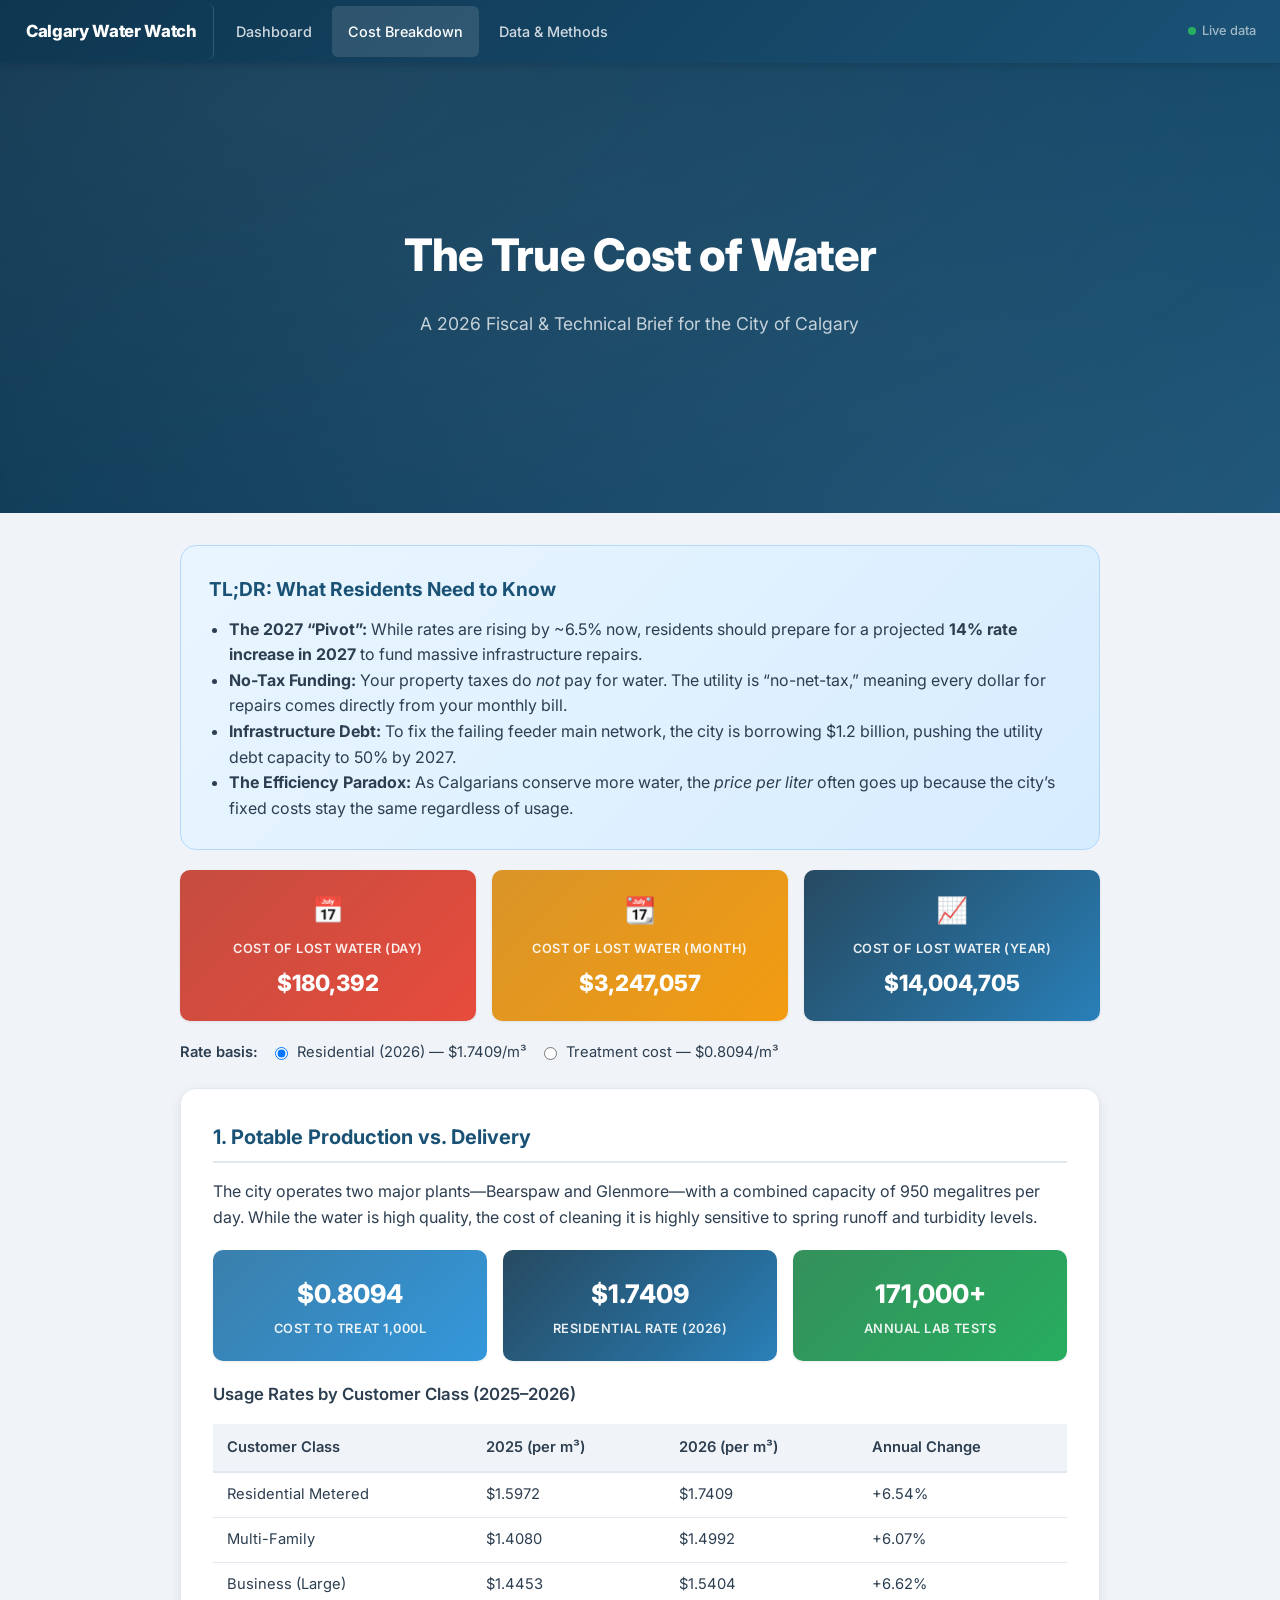
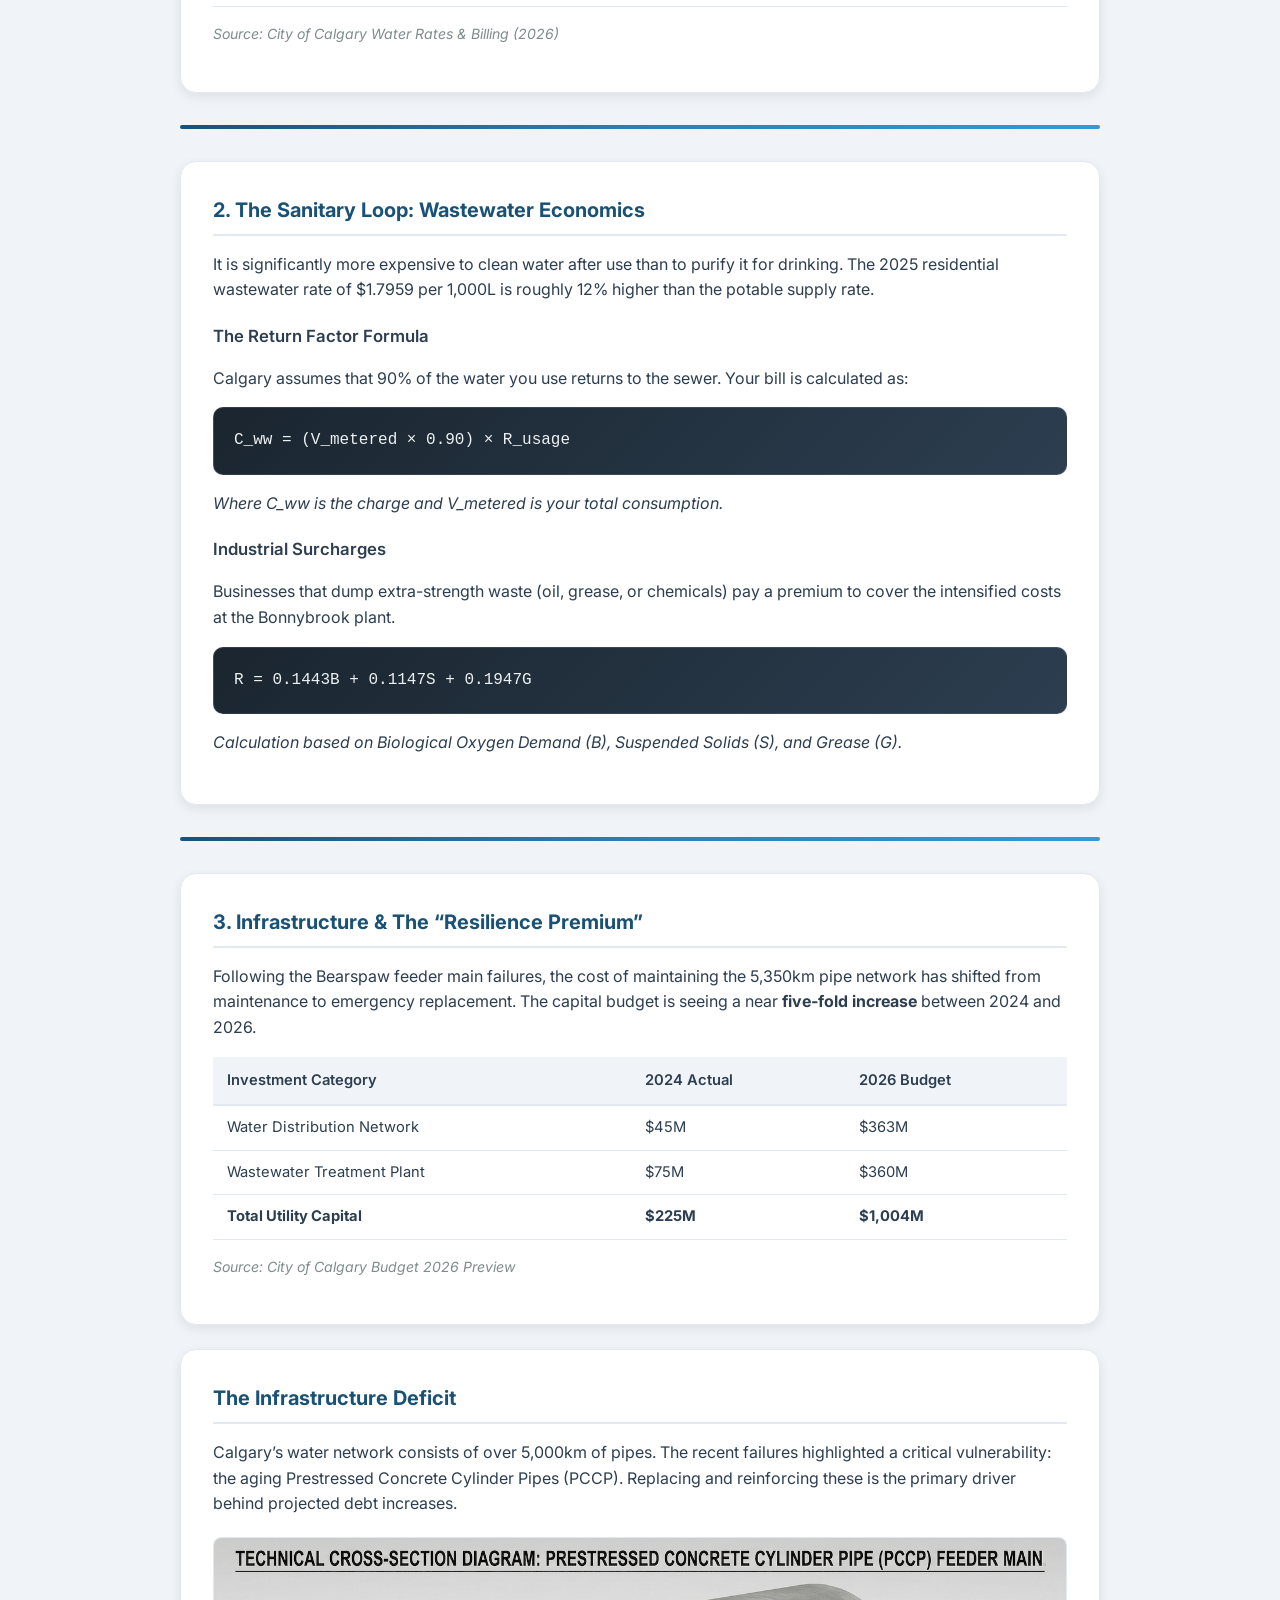
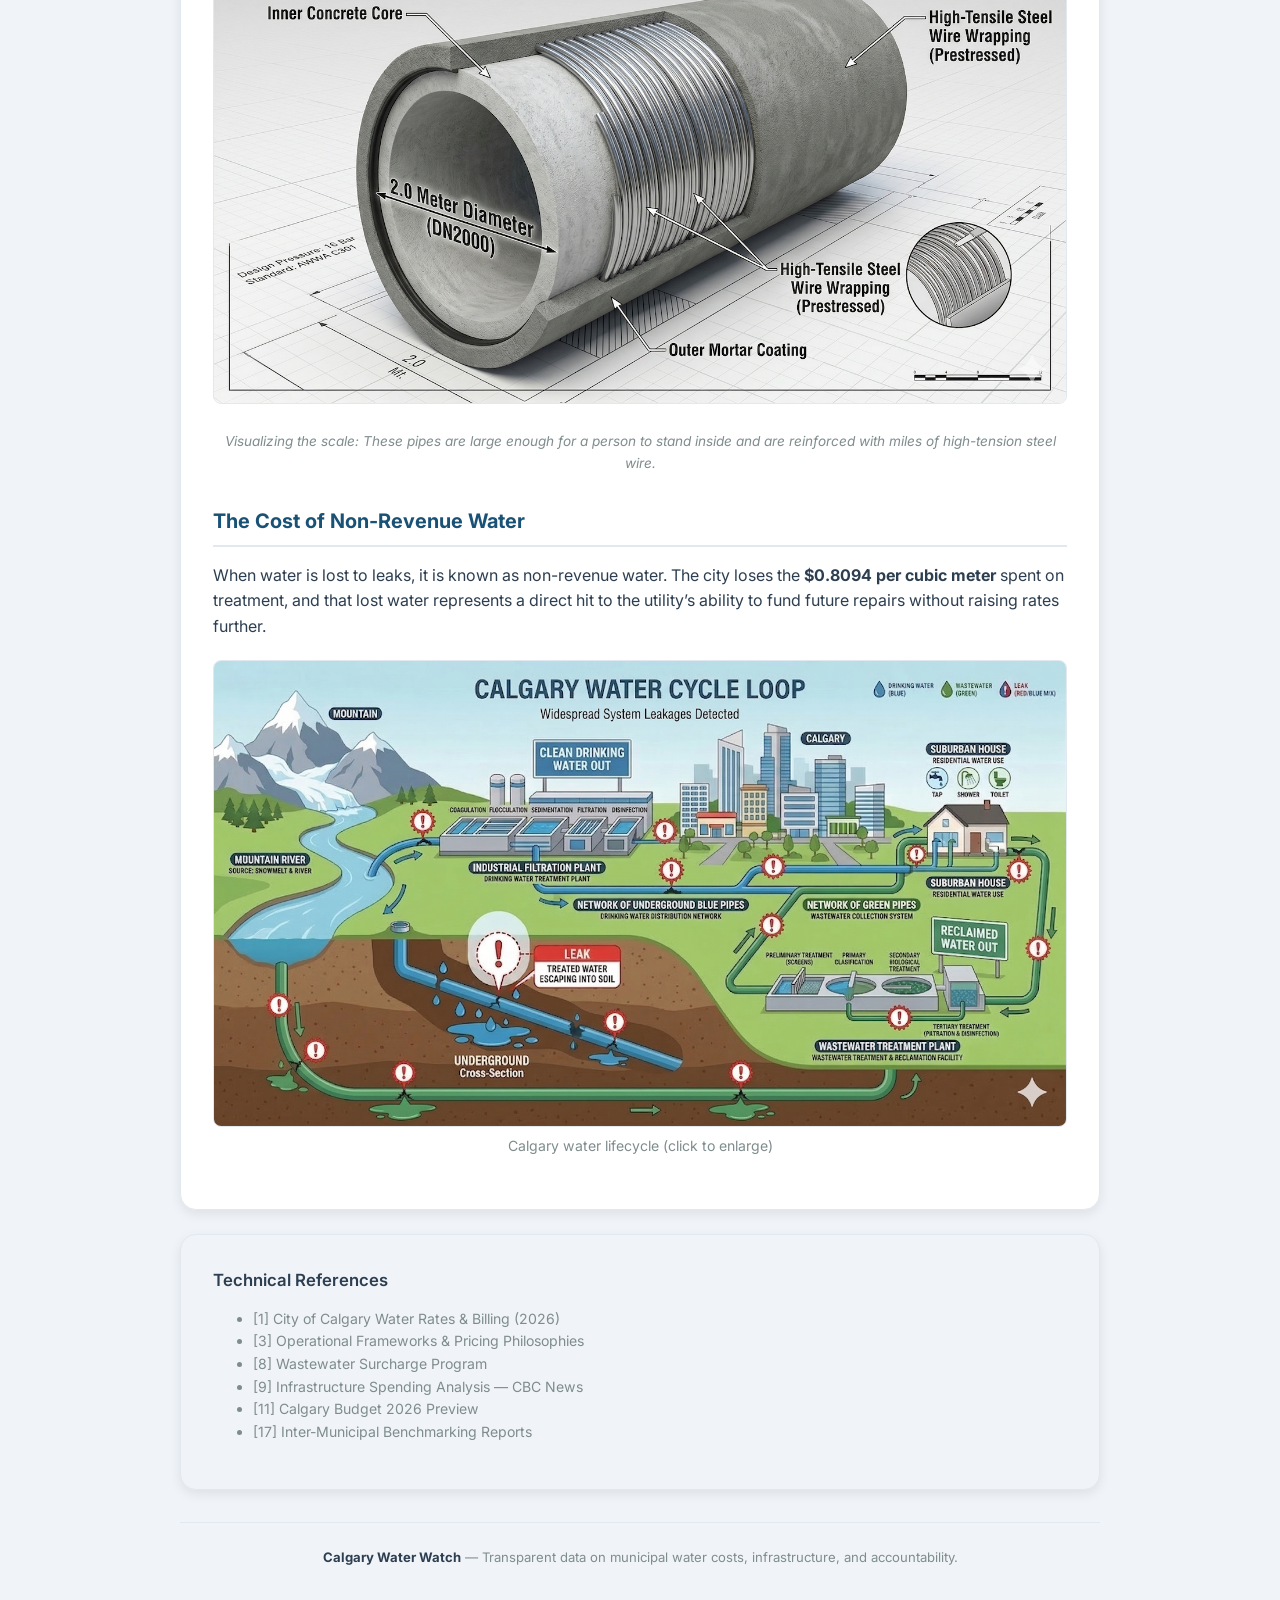
<file: calgary-cost-breakdown.html>
<!DOCTYPE html>
<html lang="en">
<head>
    <meta charset="UTF-8">
    <meta name="viewport" content="width=device-width, initial-scale=1.0">
    <title>Calgary Water: The Cost of Resilience</title>
    <link rel="stylesheet" href="theme.css">
    <style>
        .rate-toggle { display: flex; gap: 12px; align-items: center; flex-wrap: wrap; margin-top: 12px; font-size: 0.92rem; }
        .rate-toggle label { display: inline-flex; gap: 6px; align-items: center; cursor: pointer; }
        .image-prompt { font-style: italic; color: var(--color-text-muted); font-size: 0.85rem; text-align: center; margin: 10px 0 30px; }
    </style>
</head>
<body>

<!-- Shared Navigation -->
<nav class="site-nav">
    <a href="index.html" class="nav-brand">Calgary Water Watch</a>
    <a href="index.html">Dashboard</a>
    <a href="calgary-cost-breakdown.html" class="active">Cost Breakdown</a>
    <a href="data-sources.html">Data &amp; Methods</a>
    <span class="nav-live"><span class="pulse-dot"></span> Live data</span>
</nav>

<!-- Hero -->
<section class="parallax-hero">
    <div>
        <h1>The True Cost of Water</h1>
        <p>A 2026 Fiscal &amp; Technical Brief for the City of Calgary</p>
    </div>
</section>

<div class="page-container">

    <!-- TL;DR -->
    <div class="highlight-box animate-in">
        <h2 style="font-size:1.2rem; margin-top:0;">TL;DR: What Residents Need to Know</h2>
        <ul style="padding-left:20px; margin:8px 0 0;">
            <li><strong>The 2027 &ldquo;Pivot&rdquo;:</strong> While rates are rising by ~6.5% now, residents should prepare for a projected <strong>14% rate increase in 2027</strong> to fund massive infrastructure repairs.</li>
            <li><strong>No-Tax Funding:</strong> Your property taxes do <em>not</em> pay for water. The utility is &ldquo;no-net-tax,&rdquo; meaning every dollar for repairs comes directly from your monthly bill.</li>
            <li><strong>Infrastructure Debt:</strong> To fix the failing feeder main network, the city is borrowing $1.2 billion, pushing the utility debt capacity to 50% by 2027.</li>
            <li><strong>The Efficiency Paradox:</strong> As Calgarians conserve more water, the <em>price per liter</em> often goes up because the city&rsquo;s fixed costs stay the same regardless of usage.</li>
        </ul>
    </div>

    <!-- Cost Cards -->
    <div class="stat-grid animate-in">
        <div class="stat-card-themed danger">
            <span class="stat-icon">&#128197;</span>
            <span class="stat-label">Cost of Lost Water (Day)</span>
            <div class="stat-value" id="cost-day">&mdash;</div>
        </div>
        <div class="stat-card-themed warning">
            <span class="stat-icon">&#128198;</span>
            <span class="stat-label">Cost of Lost Water (Month)</span>
            <div class="stat-value" id="cost-month">&mdash;</div>
        </div>
        <div class="stat-card-themed primary">
            <span class="stat-icon">&#128200;</span>
            <span class="stat-label">Cost of Lost Water (Year)</span>
            <div class="stat-value" id="cost-year">&mdash;</div>
        </div>
    </div>

    <div class="rate-toggle">
        <span style="font-weight:600;">Rate basis:</span>
        <label><input type="radio" name="rateBasis" value="residential" checked> Residential (2026) &mdash; $1.7409/m&sup3;</label>
        <label><input type="radio" name="rateBasis" value="treatment"> Treatment cost &mdash; $0.8094/m&sup3;</label>
    </div>

    <!-- Section 1: Potable Production -->
    <div class="card animate-in" style="margin-top:24px;">
        <h2 style="margin-top:0;">1. Potable Production vs. Delivery</h2>
        <p>The city operates two major plants&mdash;Bearspaw and Glenmore&mdash;with a combined capacity of 950 megalitres per day. While the water is high quality, the cost of cleaning it is highly sensitive to spring runoff and turbidity levels.</p>

        <div class="stat-grid">
            <div class="stat-card-themed info">
                <div class="stat-value" style="font-size:1.6rem;">$0.8094</div>
                <span class="stat-label">Cost to treat 1,000L</span>
            </div>
            <div class="stat-card-themed primary">
                <div class="stat-value" style="font-size:1.6rem;">$1.7409</div>
                <span class="stat-label">Residential rate (2026)</span>
            </div>
            <div class="stat-card-themed success">
                <div class="stat-value" style="font-size:1.6rem;">171,000+</div>
                <span class="stat-label">Annual lab tests</span>
            </div>
        </div>

        <h3>Usage Rates by Customer Class (2025&ndash;2026)</h3>
        <table>
            <thead>
                <tr><th>Customer Class</th><th>2025 (per m&sup3;)</th><th>2026 (per m&sup3;)</th><th>Annual Change</th></tr>
            </thead>
            <tbody>
                <tr><td>Residential Metered</td><td>$1.5972</td><td>$1.7409</td><td>+6.54%</td></tr>
                <tr><td>Multi-Family</td><td>$1.4080</td><td>$1.4992</td><td>+6.07%</td></tr>
                <tr><td>Business (Large)</td><td>$1.4453</td><td>$1.5404</td><td>+6.62%</td></tr>
            </tbody>
        </table>
        <p style="font-size:0.88rem; color:var(--color-text-muted);"><em>Source: City of Calgary Water Rates &amp; Billing (2026)</em></p>
    </div>

    <hr class="section-divider">

    <!-- Section 2: Wastewater -->
    <div class="card animate-in">
        <h2 style="margin-top:0;">2. The Sanitary Loop: Wastewater Economics</h2>
        <p>It is significantly more expensive to clean water after use than to purify it for drinking. The 2025 residential wastewater rate of $1.7959 per 1,000L is roughly 12% higher than the potable supply rate.</p>

        <h3>The Return Factor Formula</h3>
        <p>Calgary assumes that 90% of the water you use returns to the sewer. Your bill is calculated as:</p>
        <div class="formula-box">C_ww = (V_metered &times; 0.90) &times; R_usage</div>
        <p><em>Where C_ww is the charge and V_metered is your total consumption.</em></p>

        <h3>Industrial Surcharges</h3>
        <p>Businesses that dump extra-strength waste (oil, grease, or chemicals) pay a premium to cover the intensified costs at the Bonnybrook plant.</p>
        <div class="formula-box">R = 0.1443B + 0.1147S + 0.1947G</div>
        <p><em>Calculation based on Biological Oxygen Demand (B), Suspended Solids (S), and Grease (G).</em></p>
    </div>

    <hr class="section-divider">

    <!-- Section 3: Infrastructure -->
    <div class="card animate-in">
        <h2 style="margin-top:0;">3. Infrastructure &amp; The &ldquo;Resilience Premium&rdquo;</h2>
        <p>Following the Bearspaw feeder main failures, the cost of maintaining the 5,350km pipe network has shifted from maintenance to emergency replacement. The capital budget is seeing a near <strong>five-fold increase</strong> between 2024 and 2026.</p>

        <table>
            <thead><tr><th>Investment Category</th><th>2024 Actual</th><th>2026 Budget</th></tr></thead>
            <tbody>
                <tr><td>Water Distribution Network</td><td>$45M</td><td>$363M</td></tr>
                <tr><td>Wastewater Treatment Plant</td><td>$75M</td><td>$360M</td></tr>
                <tr><td><strong>Total Utility Capital</strong></td><td><strong>$225M</strong></td><td><strong>$1,004M</strong></td></tr>
            </tbody>
        </table>
        <p style="font-size:0.88rem; color:var(--color-text-muted);"><em>Source: City of Calgary Budget 2026 Preview</em></p>
    </div>

    <!-- Infrastructure Deficit -->
    <div class="card animate-in">
        <h2 style="margin-top:0;">The Infrastructure Deficit</h2>
        <p>Calgary&rsquo;s water network consists of over 5,000km of pipes. The recent failures highlighted a critical vulnerability: the aging Prestressed Concrete Cylinder Pipes (PCCP). Replacing and reinforcing these is the primary driver behind projected debt increases.</p>

        <figure style="max-width:900px; width:100%; margin:20px auto;">
            <img src="images/feeder-main-anatomy.png" alt="Feeder main anatomy diagram" style="width:100%; height:auto; border-radius:8px; border:1px solid var(--color-border);" />
        </figure>
        <p class="image-prompt">Visualizing the scale: These pipes are large enough for a person to stand inside and are reinforced with miles of high-tension steel wire.</p>

        <h2>The Cost of Non-Revenue Water</h2>
        <p>When water is lost to leaks, it is known as non-revenue water. The city loses the <strong>$0.8094 per cubic meter</strong> spent on treatment, and that lost water represents a direct hit to the utility&rsquo;s ability to fund future repairs without raising rates further.</p>

        <figure style="max-width:960px; width:100%; text-align:center; margin:20px auto;">
            <a href="#" class="lightbox-trigger" data-src="images/calgary-lifecycle.png" aria-label="Open lifecycle diagram">
                <img src="images/calgary-lifecycle.png" alt="Calgary water lifecycle diagram" style="width:100%; height:auto; border-radius:8px; border:1px solid var(--color-border); display:block;" />
            </a>
            <figcaption style="font-size:0.88rem; color:var(--color-text-muted); margin-top:8px;">Calgary water lifecycle (click to enlarge)</figcaption>
        </figure>
    </div>

    <!-- References -->
    <div class="card animate-in" style="background:var(--color-bg);">
        <h3 style="margin-top:0;">Technical References</h3>
        <ul style="font-size:0.88rem; color:var(--color-text-muted);">
            <li>[1] City of Calgary Water Rates &amp; Billing (2026)</li>
            <li>[3] Operational Frameworks &amp; Pricing Philosophies</li>
            <li>[8] Wastewater Surcharge Program</li>
            <li>[9] Infrastructure Spending Analysis &mdash; CBC News</li>
            <li>[11] Calgary Budget 2026 Preview</li>
            <li>[17] Inter-Municipal Benchmarking Reports</li>
        </ul>
    </div>

    <footer class="site-footer">
        <b>Calgary Water Watch</b> &mdash; Transparent data on municipal water costs, infrastructure, and accountability.
    </footer>
</div>

<!-- Lightbox modal -->
<div class="lightbox-modal" id="lightboxModal" role="dialog" aria-hidden="true">
    <button class="lightbox-close" id="lightboxClose" aria-label="Close">&times;</button>
    <img id="lightboxImage" alt="Expanded image" />
</div>

    <script>
        (function(){
            const triggers = document.querySelectorAll('.lightbox-trigger');
            const modal = document.getElementById('lightboxModal');
            const modalImg = document.getElementById('lightboxImage');
            const closeBtn = document.getElementById('lightboxClose');

            function open(src, alt){
                modalImg.src = src;
                modalImg.alt = alt || '';
                modal.classList.add('open');
                modal.setAttribute('aria-hidden','false');
                document.body.style.overflow = 'hidden';
            }
            function close(){
                modal.classList.remove('open');
                modal.setAttribute('aria-hidden','true');
                modalImg.src = '';
                document.body.style.overflow = '';
            }

            triggers.forEach(t => {
                t.addEventListener('click', function(e){
                    e.preventDefault();
                    const src = t.getAttribute('data-src') || (t.querySelector('img') && t.querySelector('img').src);
                    const alt = t.querySelector('img') && t.querySelector('img').alt;
                    if(src) open(src, alt);
                });
            });

            closeBtn.addEventListener('click', close);
            modal.addEventListener('click', function(e){
                if(e.target === modal) close();
            });
            document.addEventListener('keydown', function(e){ if(e.key === 'Escape') close(); });
        })();
    </script>

    <script>
        // Compute cost of lost water per day / month / year using local fallback or ArcGIS
        (function(){
            // Rate constants (per 1 m3 / 1,000 L)
            const RATE_TREATMENT = 0.8094; // $ per 1 m3 (treatment cost)
            const RATE_RESIDENTIAL_2026 = 1.7409; // $ per 1 m3 (residential rate 2026)

            // cached leak series (ML per day) and latest date
            let cachedDailyLeaks = null; // [{date:Date, leakML:Number}, ...]
            let cachedLatestDate = null;

            function getSelectedRatePerM3(){
                const sel = document.querySelector('input[name="rateBasis"]:checked');
                return sel && sel.value === 'treatment' ? RATE_TREATMENT : RATE_RESIDENTIAL_2026;
            }

            function fmtMoney(n){
                return '$' + Number(n).toLocaleString(undefined, {minimumFractionDigits:0, maximumFractionDigits:0});
            }

            function parseMetricDate(s){
                // expects YYYY/MM/DD
                const parts = s.split('/');
                if(parts.length !== 3) return null;
                return new Date(Number(parts[0]), Number(parts[1]) - 1, Number(parts[2]));
            }

            function computeFromFeatures(features){
                if(!features || features.length === 0) return null;
                const attrs = features.map(f => f.attributes || f);
                attrs.sort((a,b)=> (a.METRIC_DATE > b.METRIC_DATE?1:-1));
                const latest = attrs[attrs.length-1];
                const latestDate = parseMetricDate(latest.METRIC_DATE) || new Date();
                const leakPercent = 0.22;
                const dailyLeaks = attrs.map(a => ({ date: parseMetricDate(a.METRIC_DATE), leakML: (Number(a.TOTAL_CALGARY_ML) || 0) * leakPercent }));

                // cache series for re-calculation when rate toggles
                cachedDailyLeaks = dailyLeaks;
                cachedLatestDate = latestDate;

                // compute sums
                const latestLeak = dailyLeaks.length ? dailyLeaks[dailyLeaks.length-1].leakML : 0;
                const month = latestDate.getMonth();
                const year = latestDate.getFullYear();
                const monthSumML = dailyLeaks.filter(d => d.date && d.date.getMonth() === month && d.date.getFullYear() === year).reduce((s,d)=>s + d.leakML, 0);
                const yearSumML = dailyLeaks.filter(d => d.date && d.date.getFullYear() === year).reduce((s,d)=>s + d.leakML, 0);

                return {
                    date: latestDate,
                    latestLeakML: latestLeak,
                    monthSumML,
                    yearSumML
                };
            }

            function renderCostsFromMLs(latestLeakML, monthSumML, yearSumML){
                const ratePerM3 = getSelectedRatePerM3();
                const ratePerML = ratePerM3 * 1000;
                const costDay = latestLeakML * ratePerML;
                const costMonth = monthSumML * ratePerML;
                const costYear = yearSumML * ratePerML;
                document.getElementById('cost-day').innerText = fmtMoney(costDay);
                document.getElementById('cost-month').innerText = fmtMoney(costMonth);
                document.getElementById('cost-year').innerText = fmtMoney(costYear);
            }

            async function run() {
                // try fallback JSON first
                try {
                    const res = await fetch('ceas_daily_fallback.json');
                    if (res.ok) {
                        const js = await res.json();
                        const features = js.features || js;
                        const out = computeFromFeatures(features);
                        if (out) {
                            renderCostsFromMLs(out.latestLeakML, out.monthSumML, out.yearSumML);
                            return;
                        }
                    }
                } catch(e){ console.warn('Fallback JSON not available', e); }

                // fallback: try to fetch latest daily value from ArcGIS and estimate month/year
                try {
                    const arcgisBase = 'https://services1.arcgis.com/AVP60cs0Q9PEA8rH/arcgis/rest/services/CEAS_%E2%80%93_Water_Demand_Daily/FeatureServer/15/query';
                    const params = new URLSearchParams({ where: 'TOTAL_CALGARY_ML IS NOT NULL', outFields: 'METRIC_DATE,TOTAL_CALGARY_ML', orderByFields: 'METRIC_DATE DESC', resultRecordCount: '365', f: 'json' });
                    const url = `${arcgisBase}?${params.toString()}`;
                    const r = await fetch(url);
                    if (!r.ok) throw new Error('ArcGIS fetch failed');
                    const j = await r.json();
                    const features = j.features || j;
                    if (!features || features.length === 0) throw new Error('No features from ArcGIS');
                    const out = computeFromFeatures(features);
                    if (out) {
                        renderCostsFromMLs(out.latestLeakML, out.monthSumML, out.yearSumML);
                        return;
                    }
                } catch(e){
                    console.warn('Could not compute from ArcGIS time series', e);
                }

                // last resort: show estimates using a single latest sample (if available in page text)
                try {
                    // find any numeric MLD in the page (quick heuristic: first occurrence of 'MLD' number)
                    const m = document.body.innerText.match(/(\d+(?:\.\d+)?)\s*MLD/);
                    if (m) {
                        const leakML = Number(m[1]);
                        const daysInMonth = (new Date().getMonth() === 1) ? 28 : 30; // conservative
                        const ratePerM3 = getSelectedRatePerM3();
                        const ratePerML = ratePerM3 * 1000;
                        const estDay = leakML * ratePerML;
                        const estMonth = estDay * daysInMonth;
                        const estYear = estDay * 365;
                        document.getElementById('cost-day').innerText = fmtMoney(estDay);
                        document.getElementById('cost-month').innerText = fmtMoney(estMonth);
                        document.getElementById('cost-year').innerText = fmtMoney(estYear);
                        return;
                    }
                } catch(e){ }

                // if all else fails, show placeholder
                document.getElementById('cost-day').innerText = 'N/A';
                document.getElementById('cost-month').innerText = 'N/A';
                document.getElementById('cost-year').innerText = 'N/A';
            }

            // wire up rate toggle to re-render when changed
            function wireRateToggle(){
                const radios = document.querySelectorAll('input[name="rateBasis"]');
                radios.forEach(r => r.addEventListener('change', () => {
                    // if we have cached series, re-render with new rate
                    if (cachedDailyLeaks && cachedDailyLeaks.length) {
                        const latestLeakML = cachedDailyLeaks[cachedDailyLeaks.length-1].leakML || 0;
                        const month = cachedLatestDate ? cachedLatestDate.getMonth() : (new Date()).getMonth();
                        const year = cachedLatestDate ? cachedLatestDate.getFullYear() : (new Date()).getFullYear();
                        const monthSumML = cachedDailyLeaks.filter(d => d.date && d.date.getMonth() === month && d.date.getFullYear() === year).reduce((s,d)=>s + d.leakML, 0);
                        const yearSumML = cachedDailyLeaks.filter(d => d.date && d.date.getFullYear() === year).reduce((s,d)=>s + d.leakML, 0);
                        renderCostsFromMLs(latestLeakML, monthSumML, yearSumML);
                    } else {
                        // no cache — run full fetch
                        run();
                    }
                }));
            }

            if (document.readyState === 'loading') {
                document.addEventListener('DOMContentLoaded', () => { run(); wireRateToggle(); });
            } else { run(); wireRateToggle(); }
        })();
    </script>

</body>
</html>
</file>
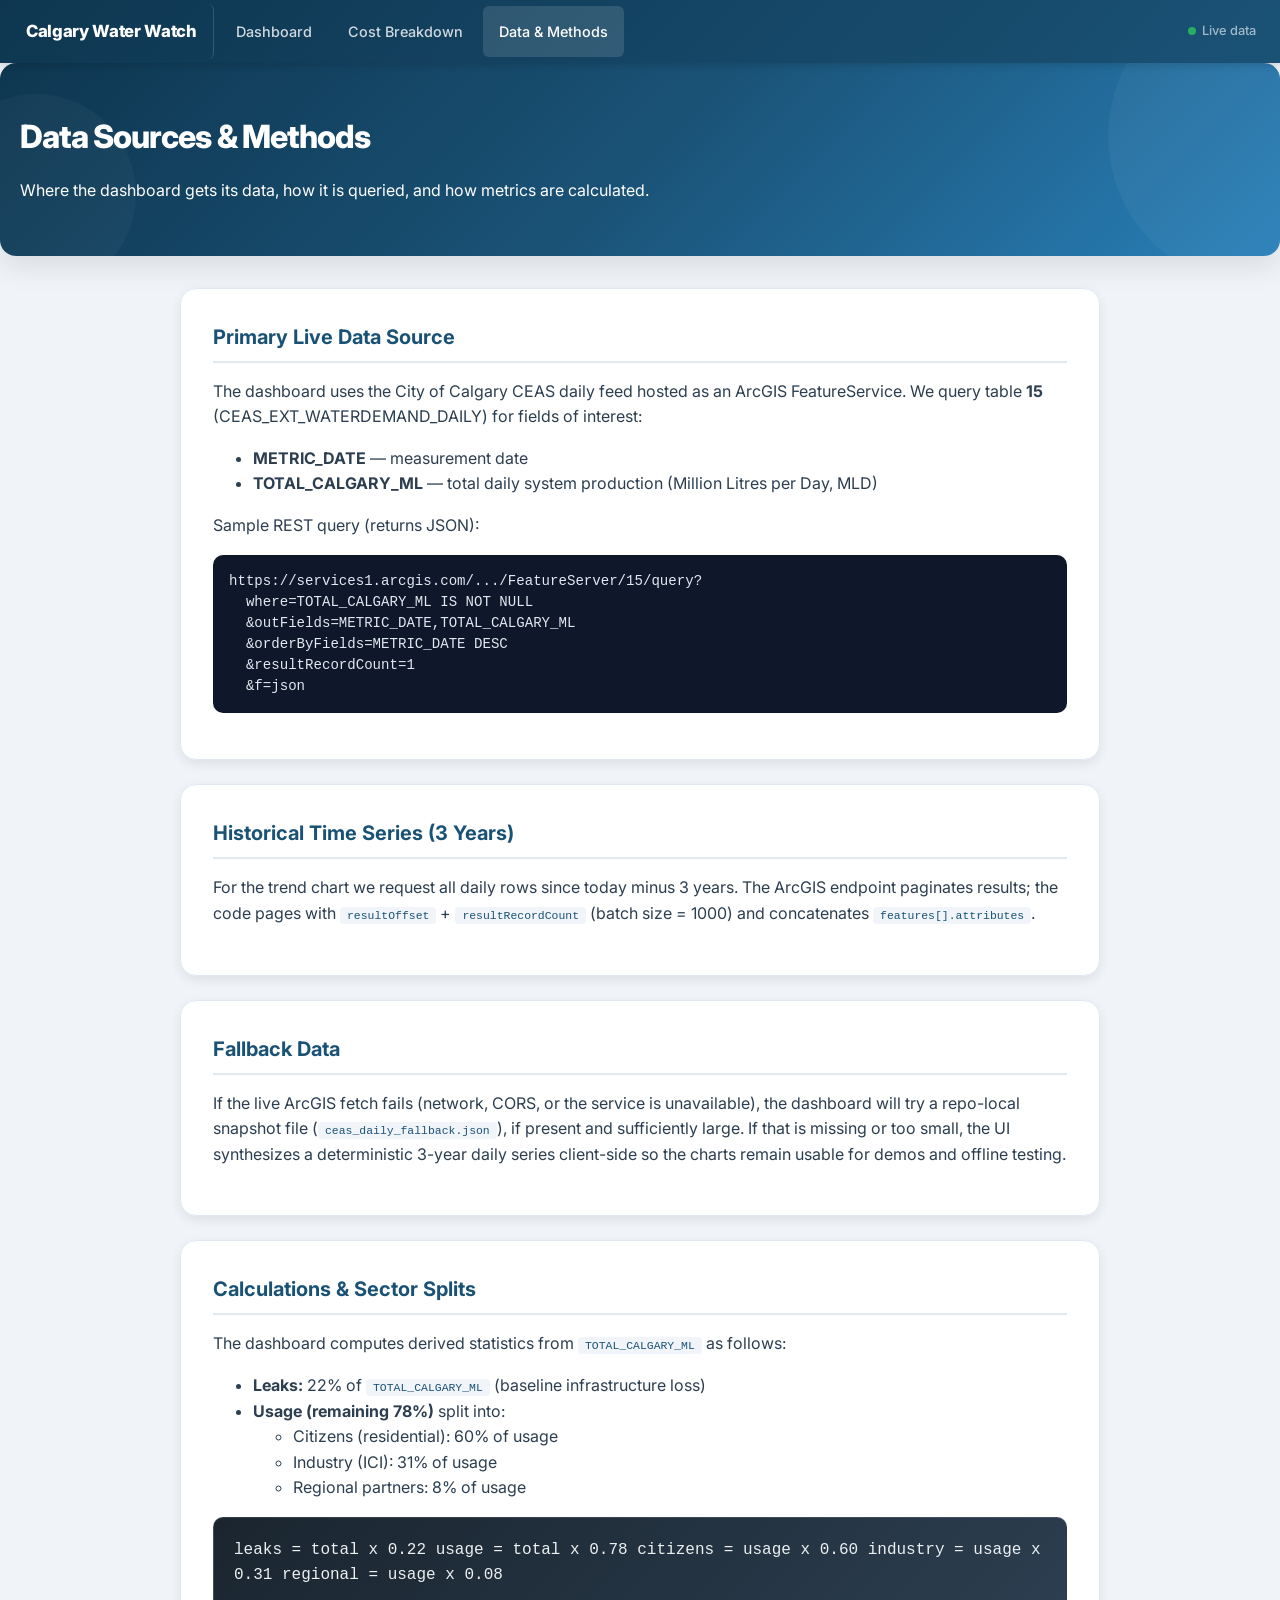
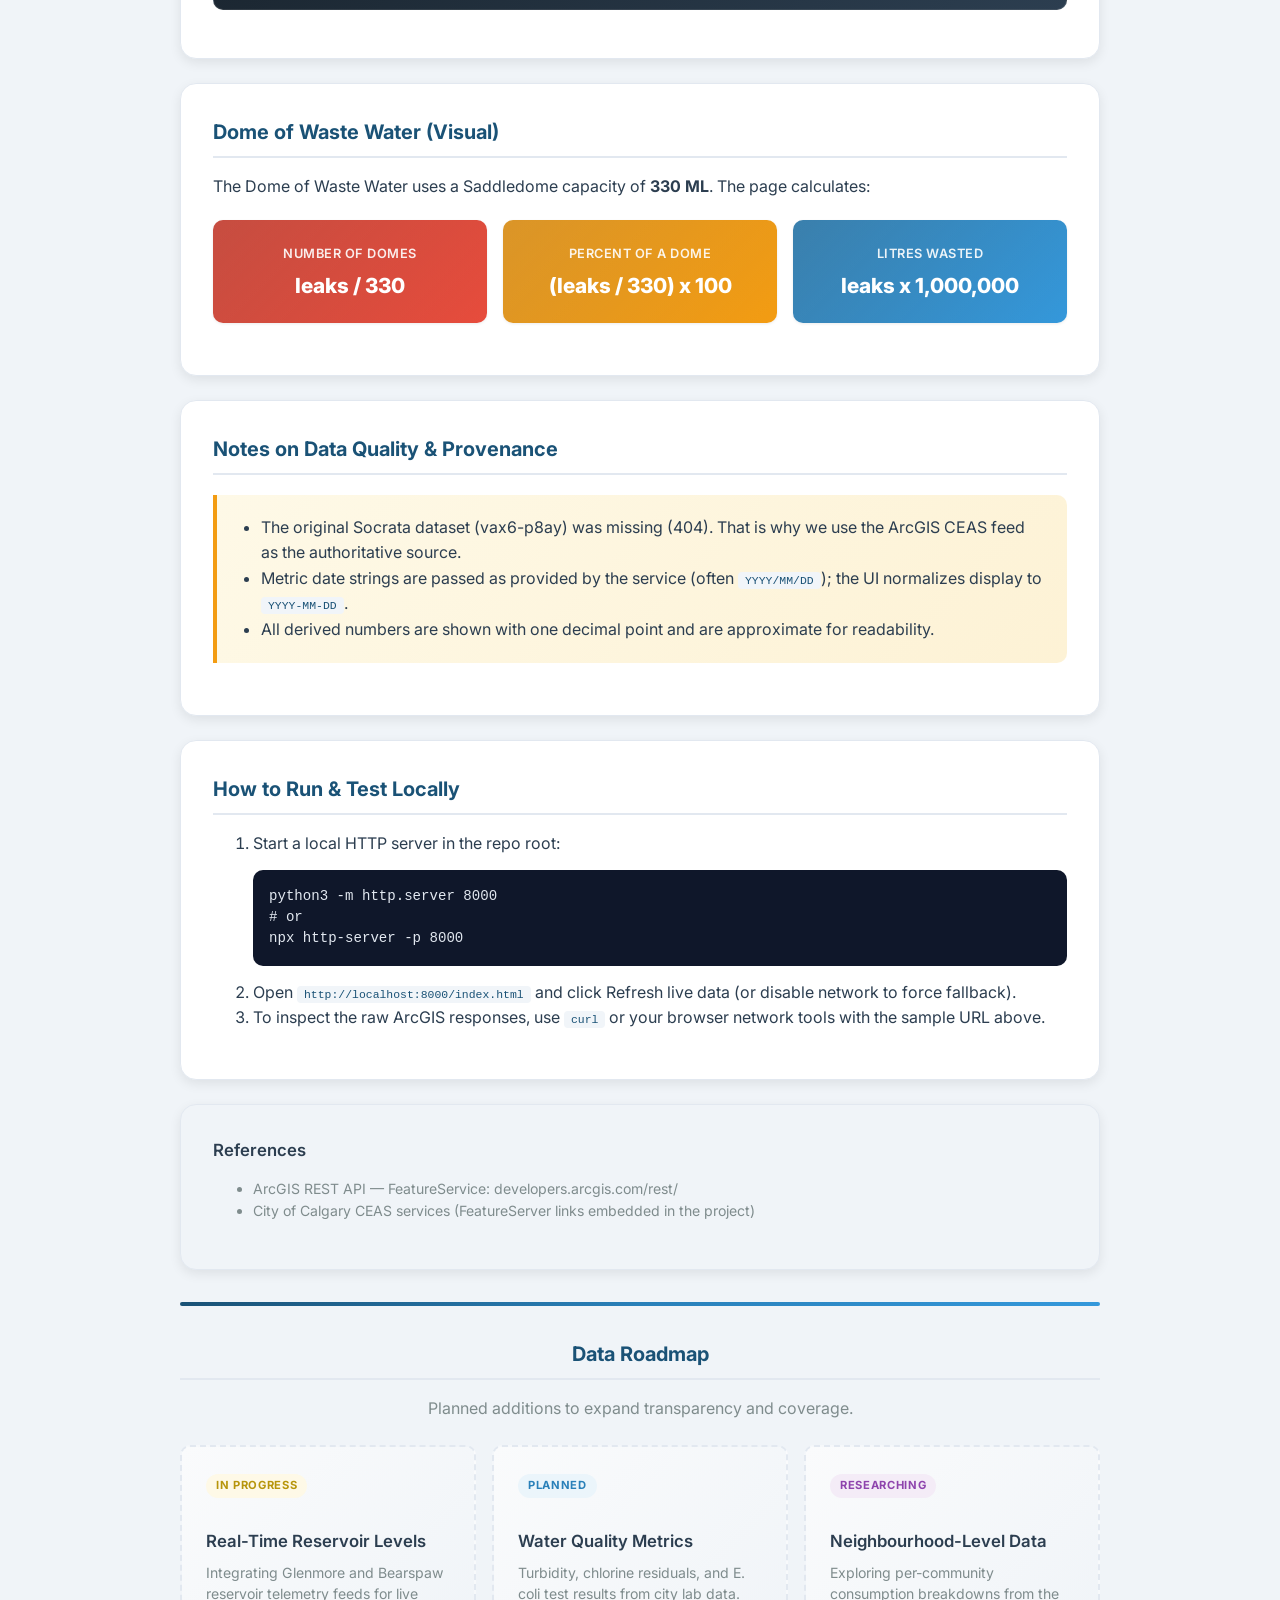
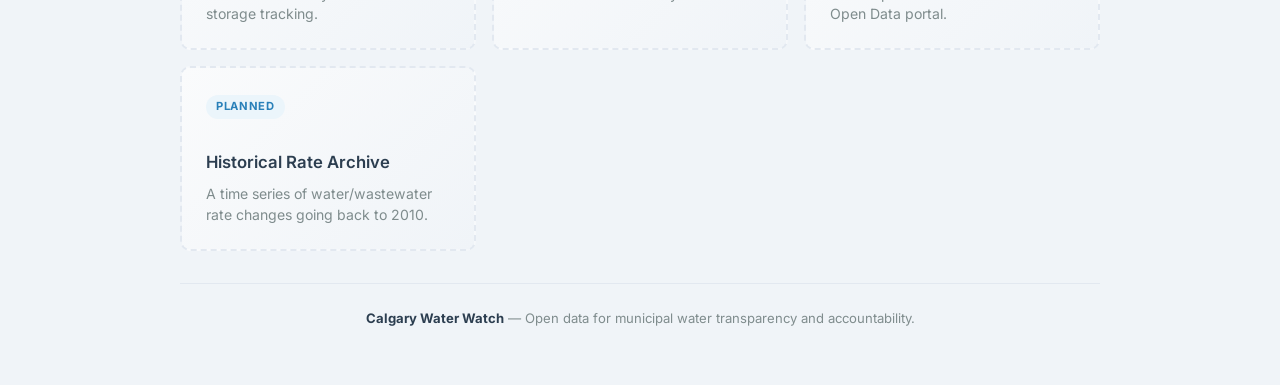
<file: data-sources.html>
<!DOCTYPE html>
<html lang="en">
<head>
    <meta charset="utf-8" />
    <meta name="viewport" content="width=device-width,initial-scale=1" />
    <title>Calgary Water Watch &#8212; Data Sources &amp; Methods</title>
    <link rel="stylesheet" href="theme.css">
</head>
<body>

<!-- Shared Navigation -->
<nav class="site-nav">
    <a href="index.html" class="nav-brand">Calgary Water Watch</a>
    <a href="index.html">Dashboard</a>
    <a href="calgary-cost-breakdown.html">Cost Breakdown</a>
    <a href="data-sources.html" class="active">Data &amp; Methods</a>
    <span class="nav-live"><span class="pulse-dot"></span> Live data</span>
</nav>

<!-- Hero -->
<section class="page-hero" style="padding:48px 20px 36px;">
    <h1>Data Sources &amp; Methods</h1>
    <p>Where the dashboard gets its data, how it is queried, and how metrics are calculated.</p>
</section>

<div class="page-container">

    <!-- Primary Data Source -->
    <div class="card animate-in">
        <h2 style="margin-top:0;">Primary Live Data Source</h2>
        <p>The dashboard uses the City of Calgary CEAS daily feed hosted as an ArcGIS FeatureService. We query table <strong>15</strong> (CEAS_EXT_WATERDEMAND_DAILY) for fields of interest:</p>
        <ul>
            <li><strong>METRIC_DATE</strong> &mdash; measurement date</li>
            <li><strong>TOTAL_CALGARY_ML</strong> &mdash; total daily system production (Million Litres per Day, MLD)</li>
        </ul>
        <p>Sample REST query (returns JSON):</p>
        <pre>https://services1.arcgis.com/.../FeatureServer/15/query?
  where=TOTAL_CALGARY_ML IS NOT NULL
  &amp;outFields=METRIC_DATE,TOTAL_CALGARY_ML
  &amp;orderByFields=METRIC_DATE DESC
  &amp;resultRecordCount=1
  &amp;f=json</pre>
    </div>

    <!-- Historical -->
    <div class="card animate-in">
        <h2 style="margin-top:0;">Historical Time Series (3 Years)</h2>
        <p>For the trend chart we request all daily rows since today minus 3 years. The ArcGIS endpoint paginates results; the code pages with <code>resultOffset</code> + <code>resultRecordCount</code> (batch size = 1000) and concatenates <code>features[].attributes</code>.</p>
    </div>

    <!-- Fallback -->
    <div class="card animate-in">
        <h2 style="margin-top:0;">Fallback Data</h2>
        <p>If the live ArcGIS fetch fails (network, CORS, or the service is unavailable), the dashboard will try a repo-local snapshot file (<code>ceas_daily_fallback.json</code>), if present and sufficiently large. If that is missing or too small, the UI synthesizes a deterministic 3-year daily series client-side so the charts remain usable for demos and offline testing.</p>
    </div>

    <!-- Calculations -->
    <div class="card animate-in">
        <h2 style="margin-top:0;">Calculations &amp; Sector Splits</h2>
        <p>The dashboard computes derived statistics from <code>TOTAL_CALGARY_ML</code> as follows:</p>
        <ul>
            <li><strong>Leaks:</strong> 22% of <code>TOTAL_CALGARY_ML</code> (baseline infrastructure loss)</li>
            <li><strong>Usage (remaining 78%)</strong> split into:
                <ul>
                    <li>Citizens (residential): 60% of usage</li>
                    <li>Industry (ICI): 31% of usage</li>
                    <li>Regional partners: 8% of usage</li>
                </ul>
            </li>
        </ul>
        <div class="formula-box">leaks    = total x 0.22
usage    = total x 0.78
citizens = usage x 0.60
industry = usage x 0.31
regional = usage x 0.08</div>
    </div>

    <!-- Dome of Waste Water -->
    <div class="card animate-in">
        <h2 style="margin-top:0;">Dome of Waste Water (Visual)</h2>
        <p>The Dome of Waste Water uses a Saddledome capacity of <strong>330 ML</strong>. The page calculates:</p>
        <div class="stat-grid">
            <div class="stat-card-themed danger">
                <span class="stat-label">Number of domes</span>
                <div class="stat-value" style="font-size:1.3rem;">leaks / 330</div>
            </div>
            <div class="stat-card-themed warning">
                <span class="stat-label">Percent of a dome</span>
                <div class="stat-value" style="font-size:1.3rem;">(leaks / 330) x 100</div>
            </div>
            <div class="stat-card-themed info">
                <span class="stat-label">Litres wasted</span>
                <div class="stat-value" style="font-size:1.3rem;">leaks x 1,000,000</div>
            </div>
        </div>
    </div>

    <!-- Data Quality -->
    <div class="card animate-in">
        <h2 style="margin-top:0;">Notes on Data Quality &amp; Provenance</h2>
        <div class="info-box">
            <ul style="margin:0; padding-left:20px;">
                <li>The original Socrata dataset (vax6-p8ay) was missing (404). That is why we use the ArcGIS CEAS feed as the authoritative source.</li>
                <li>Metric date strings are passed as provided by the service (often <code>YYYY/MM/DD</code>); the UI normalizes display to <code>YYYY-MM-DD</code>.</li>
                <li>All derived numbers are shown with one decimal point and are approximate for readability.</li>
            </ul>
        </div>
    </div>

    <!-- Run Locally -->
    <div class="card animate-in">
        <h2 style="margin-top:0;">How to Run &amp; Test Locally</h2>
        <ol>
            <li>Start a local HTTP server in the repo root:
                <pre>python3 -m http.server 8000
# or
npx http-server -p 8000</pre>
            </li>
            <li>Open <code>http://localhost:8000/index.html</code> and click Refresh live data (or disable network to force fallback).</li>
            <li>To inspect the raw ArcGIS responses, use <code>curl</code> or your browser network tools with the sample URL above.</li>
        </ol>
    </div>

    <!-- References -->
    <div class="card animate-in" style="background:var(--color-bg);">
        <h3 style="margin-top:0;">References</h3>
        <ul style="font-size:0.88rem; color:var(--color-text-muted);">
            <li>ArcGIS REST API &mdash; FeatureService: developers.arcgis.com/rest/</li>
            <li>City of Calgary CEAS services (FeatureServer links embedded in the project)</li>
        </ul>
    </div>

    <hr class="section-divider">

    <!-- Roadmap -->
    <section class="animate-in">
        <h2 style="text-align:center; margin-bottom:16px;">Data Roadmap</h2>
        <p style="text-align:center; color:var(--color-text-muted); margin-bottom:24px;">Planned additions to expand transparency and coverage.</p>
        <div class="roadmap-grid">
            <div class="roadmap-card">
                <span class="roadmap-badge in-progress">In Progress</span>
                <h3>Real-Time Reservoir Levels</h3>
                <p>Integrating Glenmore and Bearspaw reservoir telemetry feeds for live storage tracking.</p>
            </div>
            <div class="roadmap-card">
                <span class="roadmap-badge planned">Planned</span>
                <h3>Water Quality Metrics</h3>
                <p>Turbidity, chlorine residuals, and E. coli test results from city lab data.</p>
            </div>
            <div class="roadmap-card">
                <span class="roadmap-badge researching">Researching</span>
                <h3>Neighbourhood-Level Data</h3>
                <p>Exploring per-community consumption breakdowns from the Open Data portal.</p>
            </div>
            <div class="roadmap-card">
                <span class="roadmap-badge planned">Planned</span>
                <h3>Historical Rate Archive</h3>
                <p>A time series of water/wastewater rate changes going back to 2010.</p>
            </div>
        </div>
    </section>

    <footer class="site-footer">
        <b>Calgary Water Watch</b> &mdash; Open data for municipal water transparency and accountability.
    </footer>
</div>

</body>
</html>
</file>
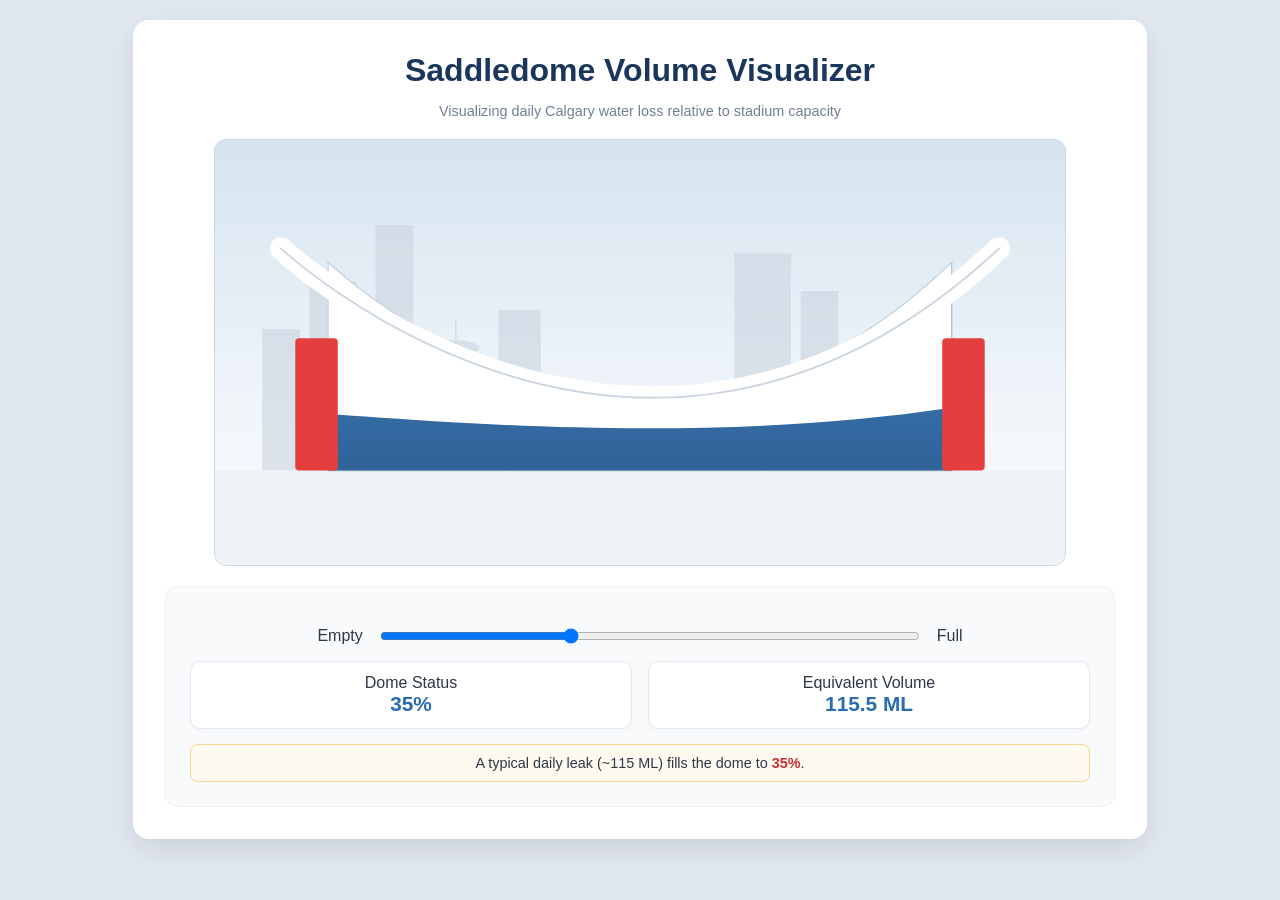
<file: saddledome.html>
<!DOCTYPE html>
<html lang="en">
<head>
    <meta charset="UTF-8">
    <meta name="viewport" content="width=device-width, initial-scale=1.0">
    <title>Calgary Water Loss: The Saddledome</title>
    <style>
        body { font-family: 'Segoe UI', Arial, sans-serif; background: #e2e8f0; color: #2d3748; margin: 0; padding: 20px; text-align: center; }
        .container { max-width: 950px; margin: auto; background: white; padding: 32px; border-radius: 16px; box-shadow: 0 10px 30px rgba(0,0,0,0.1); }
        h1 { color: #1a365d; margin: 0; font-weight: 800; }
        .subtitle { color: #718096; margin-bottom: 20px; font-size: 0.9rem; }
        .svg-visualizer { width: 100%; height: auto; max-width: 850px; margin: 0 auto; display: block; background: linear-gradient(to bottom, #d6e4f0, #ffffff); border-radius: 12px; border: 1px solid #cbd5e0; }
        .controls { background: #f8fafc; padding: 24px; border-radius: 12px; border: 1px solid #edf2f7; margin-top: 20px; }
        .slider-container { display: flex; align-items: center; justify-content: center; gap: 15px; margin: 15px 0; }
        input[type=range] { width: 60%; cursor: pointer; }
        .stat-display { display: grid; grid-template-columns: 1fr 1fr; gap: 16px; }
        .stat-box { background: white; padding: 12px; border-radius: 10px; border: 1px solid #e2e8f0; box-shadow: 0 2px 4px rgba(0,0,0,0.02); }
        .stat-box b { font-size: 1.3rem; color: #2b6cb0; display: block; }
        .alert-box { margin-top: 15px; padding: 10px; background: #fffaf0; border: 1px solid #fbd38d; border-radius: 8px; font-size: 0.9rem; }
        .leaks-label { color: #c53030; font-weight: bold; }
    </style>
</head>
<body>

<div class="container">
    <h1>Saddledome Volume Visualizer</h1>
    <p class="subtitle">Visualizing daily Calgary water loss relative to stadium capacity</p>

    <svg class="svg-visualizer" viewBox="0 0 900 450" xmlns="http://www.w3.org/2000/svg">
        <defs>
            <linearGradient id="waterGrad" x1="0" x2="0" y1="0" y2="1">
                <stop offset="0%" stop-color="#4299e1" />
                <stop offset="100%" stop-color="#2c5282" />
            </linearGradient>
            
            <mask id="domeMask">
                <path d="M 120,350 L 120,130 C 120,130 450,450 780,130 L 780,350 Z" fill="white" />
            </mask>
        </defs>

        <g fill="#cbd5e0" opacity="0.6">
            <rect x="50" y="200" width="40" height="150" /> <rect x="100" y="150" width="50" height="200" /> <path d="M 170,350 V 90 H 210 V 350 Z" /> <rect x="250" y="230" width="10" height="120" /> <ellipse cx="255" cy="230" rx="25" ry="10" /> <rect x="245" y="220" width="20" height="10" /> <ellipse cx="255" cy="220" rx="25" ry="8" /> <rect x="254" y="190" width="2" height="30" /> <rect x="300" y="180" width="45" height="170" /> <rect x="550" y="120" width="60" height="230" /> <rect x="620" y="160" width="40" height="190" />
            <rect x="680" y="210" width="50" height="140" />
        </g>

        <rect x="0" y="350" width="900" height="100" fill="#edf2f7" />

        <path d="M 120,350 L 120,130 C 120,130 450,450 780,130 L 780,350 Z" fill="#f1f5f9" stroke="#cbd5e0" stroke-width="2" />

        <rect x="0" y="0" width="900" height="450" fill="url(#waterGrad)" mask="url(#domeMask)" id="waterRect" />

        <path id="waterSurfacePath" d="M 0,0 H 900 V 450 H 0 Z" fill="#ffffff" mask="url(#domeMask)" />

        <rect x="85" y="210" width="45" height="140" rx="4" fill="#e53e3e" />
        <rect x="770" y="210" width="45" height="140" rx="4" fill="#e53e3e" />

        <path d="M 70,115 C 70,115 450,470 830,115" fill="none" stroke="#ffffff" stroke-width="24" stroke-linecap="round" />
        <path d="M 70,115 C 70,115 450,470 830,115" fill="none" stroke="#cbd5e0" stroke-width="2" stroke-linecap="round" />
    </svg>

    <div class="controls">
        <div class="slider-container">
            <span>Empty</span>
            <input type="range" id="fillSlider" min="0" max="100" value="35">
            <span>Full</span>
        </div>
        
        <div class="stat-display">
            <div class="stat-box">
                <span class="label">Dome Status</span>
                <b><span id="percentDisplay">35</span>%</b>
            </div>
            <div class="stat-box">
                <span class="label">Equivalent Volume</span>
                <b><span id="volumeDisplay">115.5</span> ML</b>
            </div>
        </div>

        <div class="alert-box">
            A typical daily leak (~115 ML) fills the dome to <b class="leaks-label">35%</b>.
        </div>
    </div>
</div>

<script>
    const slider = document.getElementById('fillSlider');
    const surfacePath = document.getElementById('waterSurfacePath');
    const percentDisplay = document.getElementById('percentDisplay');
    const volumeDisplay = document.getElementById('volumeDisplay');

    function updateFill() {
        const pct = parseFloat(slider.value);
        
        // CALIBRATED RISE LOGIC:
        // We set specific starting (0%) and ending (100%) coordinates for the center and sides.

        // START (Empty) at y=350
        const START_Y = 350;

        // END (100% Full) coordinates:
        const END_CENTER_Y = 300; // Water center stays low at the dip
        const END_SIDE_Y = 160;   // Water rises high, but stays *below* pylons (which are at 130)

        // Linear interpolation for current level
        const sideY = START_Y - ((pct/100) * (START_Y - END_SIDE_Y));
        const centerY = START_Y - ((pct/100) * (START_Y - END_CENTER_Y));
        
        // The path hides everything ABOVE the water line
        const d = `M 0,0 
                   V ${sideY} 
                   C 120,${sideY} 450,${centerY} 780,${sideY} 
                   V 0 
                   H 0 Z`;
        
        surfacePath.setAttribute('d', d);
        
        percentDisplay.innerText = Math.round(pct);
        volumeDisplay.innerText = ((pct / 100) * 330).toFixed(1);
    }

    slider.addEventListener('input', updateFill);
    updateFill(); // Initial load
</script>
</body>
</html>
</file>
<file: theme.css>
/* ============================================================
   Calgary Water Watch — Unified Theme
   ============================================================ */

/* --- Google Fonts --- */
@import url('https://fonts.googleapis.com/css2?family=Inter:wght@400;500;600;700;800&display=swap');

/* --- CSS Custom Properties (Design Tokens) --- */
:root {
    /* Primary palette */
    --color-primary:       #1a5276;
    --color-primary-light: #2980b9;
    --color-primary-dark:  #0e3650;

    /* Accent / semantic */
    --color-danger:   #e74c3c;
    --color-warning:  #f39c12;
    --color-info:     #3498db;
    --color-purple:   #8e44ad;
    --color-success:  #27ae60;

    /* Neutrals */
    --color-text:      #2c3e50;
    --color-text-muted:#7f8c8d;
    --color-bg:        #f0f4f8;
    --color-surface:   #ffffff;
    --color-border:    #e2e8f0;

    /* Shadows */
    --shadow-sm:   0 1px 3px rgba(0,0,0,0.08);
    --shadow-md:   0 4px 12px rgba(0,0,0,0.08);
    --shadow-lg:   0 10px 30px rgba(0,0,0,0.10);
    --shadow-glow: 0 0 20px rgba(41,128,185,0.15);

    /* Radii */
    --radius-sm: 6px;
    --radius-md: 10px;
    --radius-lg: 16px;

    /* Transitions */
    --transition: 0.25s cubic-bezier(0.4, 0, 0.2, 1);
}

/* --- Reset & Base --- */
*, *::before, *::after { box-sizing: border-box; }

body {
    font-family: 'Inter', 'Segoe UI', system-ui, -apple-system, sans-serif;
    background: var(--color-bg);
    color: var(--color-text);
    margin: 0;
    padding: 0;
    line-height: 1.6;
    -webkit-font-smoothing: antialiased;
}

/* --- Shared Navigation Bar --- */
.site-nav {
    background: linear-gradient(135deg, var(--color-primary-dark), var(--color-primary));
    padding: 0 24px;
    display: flex;
    align-items: center;
    gap: 0;
    position: sticky;
    top: 0;
    z-index: 1000;
    box-shadow: 0 2px 8px rgba(0,0,0,0.15);
}

.site-nav .nav-brand {
    font-weight: 800;
    font-size: 1.05rem;
    color: #fff;
    text-decoration: none;
    padding: 14px 16px 14px 0;
    border-right: 1px solid rgba(255,255,255,0.15);
    margin-right: 4px;
    white-space: nowrap;
    letter-spacing: -0.02em;
}

.site-nav .nav-brand span {
    color: rgba(255,255,255,0.55);
    font-weight: 500;
}

.site-nav a {
    color: rgba(255,255,255,0.8);
    text-decoration: none;
    padding: 14px 16px;
    font-size: 0.9rem;
    font-weight: 500;
    transition: color var(--transition), background var(--transition);
    border-radius: var(--radius-sm);
    margin: 4px 2px;
}

.site-nav a:hover,
.site-nav a.active {
    color: #fff;
    background: rgba(255,255,255,0.12);
}

.site-nav .nav-live {
    margin-left: auto;
    display: flex;
    align-items: center;
    gap: 6px;
    font-size: 0.8rem;
    color: rgba(255,255,255,0.6);
    font-weight: 500;
}

.site-nav .nav-live .pulse-dot {
    width: 8px;
    height: 8px;
    border-radius: 50%;
    background: var(--color-success);
    animation: pulse 2s ease-in-out infinite;
}

@keyframes pulse {
    0%, 100% { opacity: 1; box-shadow: 0 0 0 0 rgba(39,174,96,0.5); }
    50%       { opacity: 0.7; box-shadow: 0 0 0 6px rgba(39,174,96,0); }
}

/* --- Page Container --- */
.page-container {
    max-width: 960px;
    margin: 32px auto;
    padding: 0 20px;
}

.card {
    background: var(--color-surface);
    border-radius: var(--radius-lg);
    box-shadow: var(--shadow-md);
    padding: 32px;
    margin-bottom: 24px;
    border: 1px solid var(--color-border);
    transition: box-shadow var(--transition);
}

.card:hover {
    box-shadow: var(--shadow-lg);
}

/* --- Page Header / Hero --- */
.page-hero {
    background: linear-gradient(135deg, var(--color-primary-dark) 0%, var(--color-primary) 50%, var(--color-primary-light) 100%);
    color: #fff;
    padding: 48px 32px 40px;
    border-radius: var(--radius-lg);
    margin-bottom: 24px;
    box-shadow: var(--shadow-lg);
    position: relative;
    overflow: hidden;
}

.page-hero::before {
    content: '';
    position: absolute;
    top: -40%;
    right: -10%;
    width: 300px;
    height: 300px;
    border-radius: 50%;
    background: rgba(255,255,255,0.04);
}

.page-hero::after {
    content: '';
    position: absolute;
    bottom: -20%;
    left: -5%;
    width: 200px;
    height: 200px;
    border-radius: 50%;
    background: rgba(255,255,255,0.03);
}

.page-hero h1 {
    font-size: 2rem;
    font-weight: 800;
    margin: 0 0 8px;
    letter-spacing: -0.03em;
    border: none;
    padding: 0;
    color: #fff;
}

.page-hero .hero-subtitle {
    font-size: 1.05rem;
    color: rgba(255,255,255,0.8);
    margin: 0;
    font-weight: 400;
}

.page-hero .hero-meta {
    margin-top: 16px;
    display: flex;
    gap: 16px;
    flex-wrap: wrap;
    align-items: center;
}

.page-hero .hero-badge {
    display: inline-flex;
    align-items: center;
    gap: 6px;
    background: rgba(255,255,255,0.15);
    border: 1px solid rgba(255,255,255,0.2);
    padding: 6px 14px;
    border-radius: 99px;
    font-size: 0.85rem;
    font-weight: 600;
    color: #fff;
    backdrop-filter: blur(4px);
}

/* --- Typography --- */
h1 { font-size: 1.8rem; font-weight: 800; color: var(--color-primary); letter-spacing: -0.02em; margin: 0 0 8px; border: none; padding: 0; }
h2 { font-size: 1.25rem; font-weight: 700; color: var(--color-primary); margin: 28px 0 12px; border-bottom: 2px solid var(--color-border); padding-bottom: 8px; }
h3 { font-size: 1.05rem; font-weight: 600; color: var(--color-text); margin: 20px 0 8px; }

/* --- Stat Cards Grid --- */
.stat-grid {
    display: grid;
    grid-template-columns: repeat(auto-fit, minmax(180px, 1fr));
    gap: 16px;
    margin: 20px 0;
}

.stat-card-themed {
    padding: 20px;
    border-radius: var(--radius-md);
    text-align: center;
    color: #fff;
    box-shadow: var(--shadow-sm);
    transition: transform var(--transition), box-shadow var(--transition);
    position: relative;
    overflow: hidden;
}

.stat-card-themed::after {
    content: '';
    position: absolute;
    top: 0; left: 0; right: 0; bottom: 0;
    background: linear-gradient(135deg, rgba(255,255,255,0.1), transparent);
    pointer-events: none;
}

.stat-card-themed:hover {
    transform: translateY(-3px);
    box-shadow: var(--shadow-md);
}

.stat-card-themed .stat-icon {
    font-size: 1.6rem;
    margin-bottom: 4px;
    display: block;
}

.stat-card-themed .stat-label {
    font-size: 0.8rem;
    font-weight: 600;
    text-transform: uppercase;
    letter-spacing: 0.04em;
    opacity: 0.9;
}

.stat-card-themed .stat-value {
    font-size: 1.4rem;
    font-weight: 800;
    margin-top: 4px;
}

.stat-card-themed.danger  { background: linear-gradient(135deg, #c0392b, var(--color-danger)); }
.stat-card-themed.info    { background: linear-gradient(135deg, #2471a3, var(--color-info)); }
.stat-card-themed.warning { background: linear-gradient(135deg, #d68910, var(--color-warning)); }
.stat-card-themed.purple  { background: linear-gradient(135deg, #7d3c98, var(--color-purple)); }
.stat-card-themed.primary { background: linear-gradient(135deg, var(--color-primary-dark), var(--color-primary-light)); }
.stat-card-themed.success { background: linear-gradient(135deg, #1e8449, var(--color-success)); }

/* --- Chart Container --- */
.chart-card {
    background: var(--color-surface);
    border: 1px solid var(--color-border);
    border-radius: var(--radius-md);
    padding: 20px;
    margin-bottom: 24px;
    position: relative;
    box-shadow: var(--shadow-sm);
}

.chart-card .chart-title {
    font-size: 0.85rem;
    font-weight: 600;
    text-transform: uppercase;
    letter-spacing: 0.04em;
    color: var(--color-text-muted);
    margin: 0 0 12px;
}

/* --- Info / Logic Box --- */
.info-box {
    background: linear-gradient(135deg, #fef9e7, #fdf2d5);
    border-left: 4px solid var(--color-warning);
    padding: 20px 24px;
    border-radius: 0 var(--radius-md) var(--radius-md) 0;
    margin: 20px 0;
}

.info-box h3 {
    margin: 0 0 8px;
    font-size: 0.95rem;
    color: #7d6608;
}

.info-box p {
    margin: 0;
    font-size: 0.92rem;
    color: #5d4e00;
}

/* --- TL;DR / Highlight Box --- */
.highlight-box {
    background: linear-gradient(135deg, #eaf6ff, #d6ecff);
    border: 1px solid #b3d8fd;
    border-radius: var(--radius-lg);
    padding: 28px;
    margin: 20px 0;
}

.highlight-box h2 {
    color: var(--color-primary);
    border: none;
    margin: 0 0 12px;
    padding: 0;
}

/* --- Buttons --- */
.btn {
    display: inline-flex;
    align-items: center;
    gap: 6px;
    padding: 8px 16px;
    border-radius: var(--radius-sm);
    font-size: 0.88rem;
    font-weight: 600;
    cursor: pointer;
    transition: all var(--transition);
    border: 1px solid transparent;
    text-decoration: none;
}

.btn-outline {
    background: transparent;
    border-color: var(--color-border);
    color: var(--color-text);
}

.btn-outline:hover {
    border-color: var(--color-primary-light);
    color: var(--color-primary);
    background: rgba(41,128,185,0.05);
}

.btn-primary {
    background: var(--color-primary);
    color: #fff;
}

.btn-primary:hover {
    background: var(--color-primary-light);
    box-shadow: var(--shadow-sm);
}

/* --- Links --- */
a {
    color: var(--color-primary-light);
    text-decoration: none;
    font-weight: 500;
    transition: color var(--transition);
}

a:hover {
    color: var(--color-primary);
    text-decoration: underline;
}

/* --- Tables --- */
table {
    width: 100%;
    border-collapse: collapse;
    margin: 16px 0;
    font-size: 0.92rem;
}

th {
    background: var(--color-bg);
    font-weight: 600;
    text-align: left;
    padding: 12px 14px;
    border-bottom: 2px solid var(--color-border);
    color: var(--color-text);
}

td {
    padding: 10px 14px;
    border-bottom: 1px solid var(--color-border);
    color: var(--color-text);
}

tr:hover td {
    background: rgba(41,128,185,0.03);
}

/* --- Code & Formulas --- */
code {
    background: #f1f5f9;
    padding: 2px 7px;
    border-radius: 4px;
    font-size: 0.88em;
    color: var(--color-primary);
}

pre {
    background: #0f172a;
    color: #e2e8f0;
    padding: 16px;
    border-radius: var(--radius-md);
    overflow-x: auto;
    font-size: 0.88rem;
    line-height: 1.5;
}

.formula-box {
    background: linear-gradient(135deg, #1a252f, #2c3e50);
    color: #ecf0f1;
    padding: 20px;
    border-radius: var(--radius-md);
    font-family: 'Courier New', Courier, monospace;
    overflow-x: auto;
    margin: 16px 0;
    border: 1px solid rgba(255,255,255,0.1);
}

/* --- Roadmap / Coming-Soon Guides --- */
.roadmap-grid {
    display: grid;
    grid-template-columns: repeat(auto-fit, minmax(260px, 1fr));
    gap: 16px;
    margin: 20px 0;
}

.roadmap-card {
    position: relative;
    padding: 24px;
    border-radius: var(--radius-md);
    border: 2px dashed var(--color-border);
    background: linear-gradient(135deg, #fafbfc, #f0f4f8);
    transition: border-color var(--transition), box-shadow var(--transition);
}

.roadmap-card:hover {
    border-color: var(--color-primary-light);
    box-shadow: var(--shadow-glow);
}

.roadmap-card .roadmap-badge {
    display: inline-block;
    font-size: 0.7rem;
    font-weight: 700;
    text-transform: uppercase;
    letter-spacing: 0.06em;
    padding: 3px 10px;
    border-radius: 99px;
    margin-bottom: 10px;
}

.roadmap-card .roadmap-badge.planned {
    background: #ebf5fb;
    color: var(--color-primary-light);
}

.roadmap-card .roadmap-badge.in-progress {
    background: #fef9e7;
    color: #b7950b;
}

.roadmap-card .roadmap-badge.researching {
    background: #f4ecf7;
    color: var(--color-purple);
}

.roadmap-card .roadmap-icon {
    font-size: 1.8rem;
    margin-bottom: 8px;
    display: block;
}

.roadmap-card h4 {
    margin: 0 0 6px;
    font-size: 1rem;
    font-weight: 700;
    color: var(--color-text);
}

.roadmap-card p {
    margin: 0;
    font-size: 0.88rem;
    color: var(--color-text-muted);
    line-height: 1.45;
}

/* --- Section Divider --- */
.section-divider {
    height: 4px;
    background: linear-gradient(90deg, var(--color-primary), var(--color-primary-light), var(--color-info));
    border: none;
    border-radius: 2px;
    margin: 32px 0;
}

/* --- Footer --- */
.site-footer {
    text-align: center;
    padding: 24px;
    font-size: 0.82rem;
    color: var(--color-text-muted);
    line-height: 1.6;
    border-top: 1px solid var(--color-border);
    margin-top: 32px;
}

.site-footer b { color: var(--color-text); }

/* --- Animations --- */
@keyframes fadeInUp {
    from { opacity: 0; transform: translateY(16px); }
    to   { opacity: 1; transform: translateY(0); }
}

.animate-in {
    animation: fadeInUp 0.5s ease-out both;
}

.animate-in:nth-child(2) { animation-delay: 0.08s; }
.animate-in:nth-child(3) { animation-delay: 0.16s; }
.animate-in:nth-child(4) { animation-delay: 0.24s; }

/* --- Saddledome block --- */
.saddledome-row {
    display: flex;
    gap: 24px;
    align-items: center;
}

.saddledome-visual {
    flex: 1;
    min-width: 280px;
    padding: 16px;
    border-radius: var(--radius-md);
    background: linear-gradient(135deg, #fff4f6, #fef0f3);
    border: 1px solid #f5dbe0;
}

.saddledome-stats {
    flex: 0 0 360px;
    text-align: left;
}

.saddledome-stats .dome-stat-row {
    display: flex;
    align-items: baseline;
    gap: 8px;
    padding: 8px 0;
    border-bottom: 1px solid var(--color-border);
    font-size: 0.92rem;
    color: var(--color-text);
}

.saddledome-stats .dome-stat-row:last-child {
    border-bottom: none;
}

.saddledome-stats .dome-stat-row .dome-stat-label {
    color: var(--color-text-muted);
    font-weight: 500;
}

.saddledome-stats .dome-stat-row b {
    font-weight: 700;
    color: var(--color-primary);
}

/* Selection rectangle */
.selection-rect {
    position: absolute;
    top: 0;
    left: 0;
    height: 100%;
    pointer-events: none;
    border: 2px dashed rgba(41,128,185,0.4);
    background: rgba(41,128,185,0.06);
    display: none;
    border-radius: 4px;
}

/* --- Parallax (cost breakdown page) --- */
.parallax-hero {
    background: linear-gradient(135deg, var(--color-primary-dark), var(--color-primary));
    min-height: 50vh;
    display: flex;
    align-items: center;
    justify-content: center;
    text-align: center;
    color: #fff;
    position: relative;
    overflow: hidden;
}

.parallax-hero::before {
    content: '';
    position: absolute;
    width: 140%;
    height: 140%;
    top: -20%;
    left: -20%;
    background: radial-gradient(ellipse at 30% 20%, rgba(255,255,255,0.06) 0%, transparent 60%),
                radial-gradient(ellipse at 70% 80%, rgba(255,255,255,0.04) 0%, transparent 60%);
}

.parallax-hero h1 {
    font-size: 2.8rem;
    color: #fff;
    margin: 0 0 12px;
    position: relative;
}

.parallax-hero p {
    font-size: 1.1rem;
    color: rgba(255,255,255,0.75);
    position: relative;
}

/* --- Lightbox --- */
.lightbox-modal {
    position: fixed; inset: 0;
    display: none; align-items: center; justify-content: center;
    background: rgba(0,0,0,0.8);
    z-index: 9999;
    padding: 20px;
    backdrop-filter: blur(4px);
}

.lightbox-modal.open { display: flex; }
.lightbox-modal img { max-width: 100%; max-height: 90vh; border-radius: var(--radius-md); box-shadow: 0 8px 30px rgba(0,0,0,0.6); }
.lightbox-close {
    position: absolute; top: 18px; right: 22px;
    background: rgba(255,255,255,0.95);
    border: none; border-radius: var(--radius-sm);
    padding: 8px 12px; cursor: pointer;
    font-weight: 700; font-size: 0.9rem;
    transition: background var(--transition);
}
.lightbox-close:hover { background: #fff; }

/* --- Responsive --- */
@media (max-width: 800px) {
    .saddledome-row { flex-direction: column; }
    .saddledome-stats { flex: none; }
    .site-nav { flex-wrap: wrap; padding: 8px 16px; gap: 0; }
    .site-nav .nav-brand { border: none; padding: 8px 0; }
    .site-nav a { padding: 8px 12px; font-size: 0.82rem; }
    .page-hero h1 { font-size: 1.5rem; }
    .parallax-hero h1 { font-size: 2rem; }
    .stat-grid { grid-template-columns: repeat(2, 1fr); }
    .roadmap-grid { grid-template-columns: 1fr; }
}

@media (max-width: 480px) {
    .stat-grid { grid-template-columns: 1fr; }
    .card { padding: 20px; }
}

/* --- Error Banner --- */
.error-banner {
    background: linear-gradient(135deg, #fdedec, #fce4e4);
    color: #c0392b;
    padding: 12px 20px;
    border-radius: var(--radius-md);
    margin-bottom: 20px;
    display: none;
    font-weight: 500;
    font-size: 0.92rem;
    border: 1px solid #f5b7b1;
}

/* --- Reference list --- */
.reference-list {
    font-size: 0.88rem;
    color: var(--color-text-muted);
    background: var(--color-bg);
    padding: 24px;
    margin-top: 32px;
    border-top: 2px solid var(--color-border);
    border-radius: 0 0 var(--radius-lg) var(--radius-lg);
}

.reference-list h3 {
    color: var(--color-text);
    margin: 0 0 12px;
}
</file>
